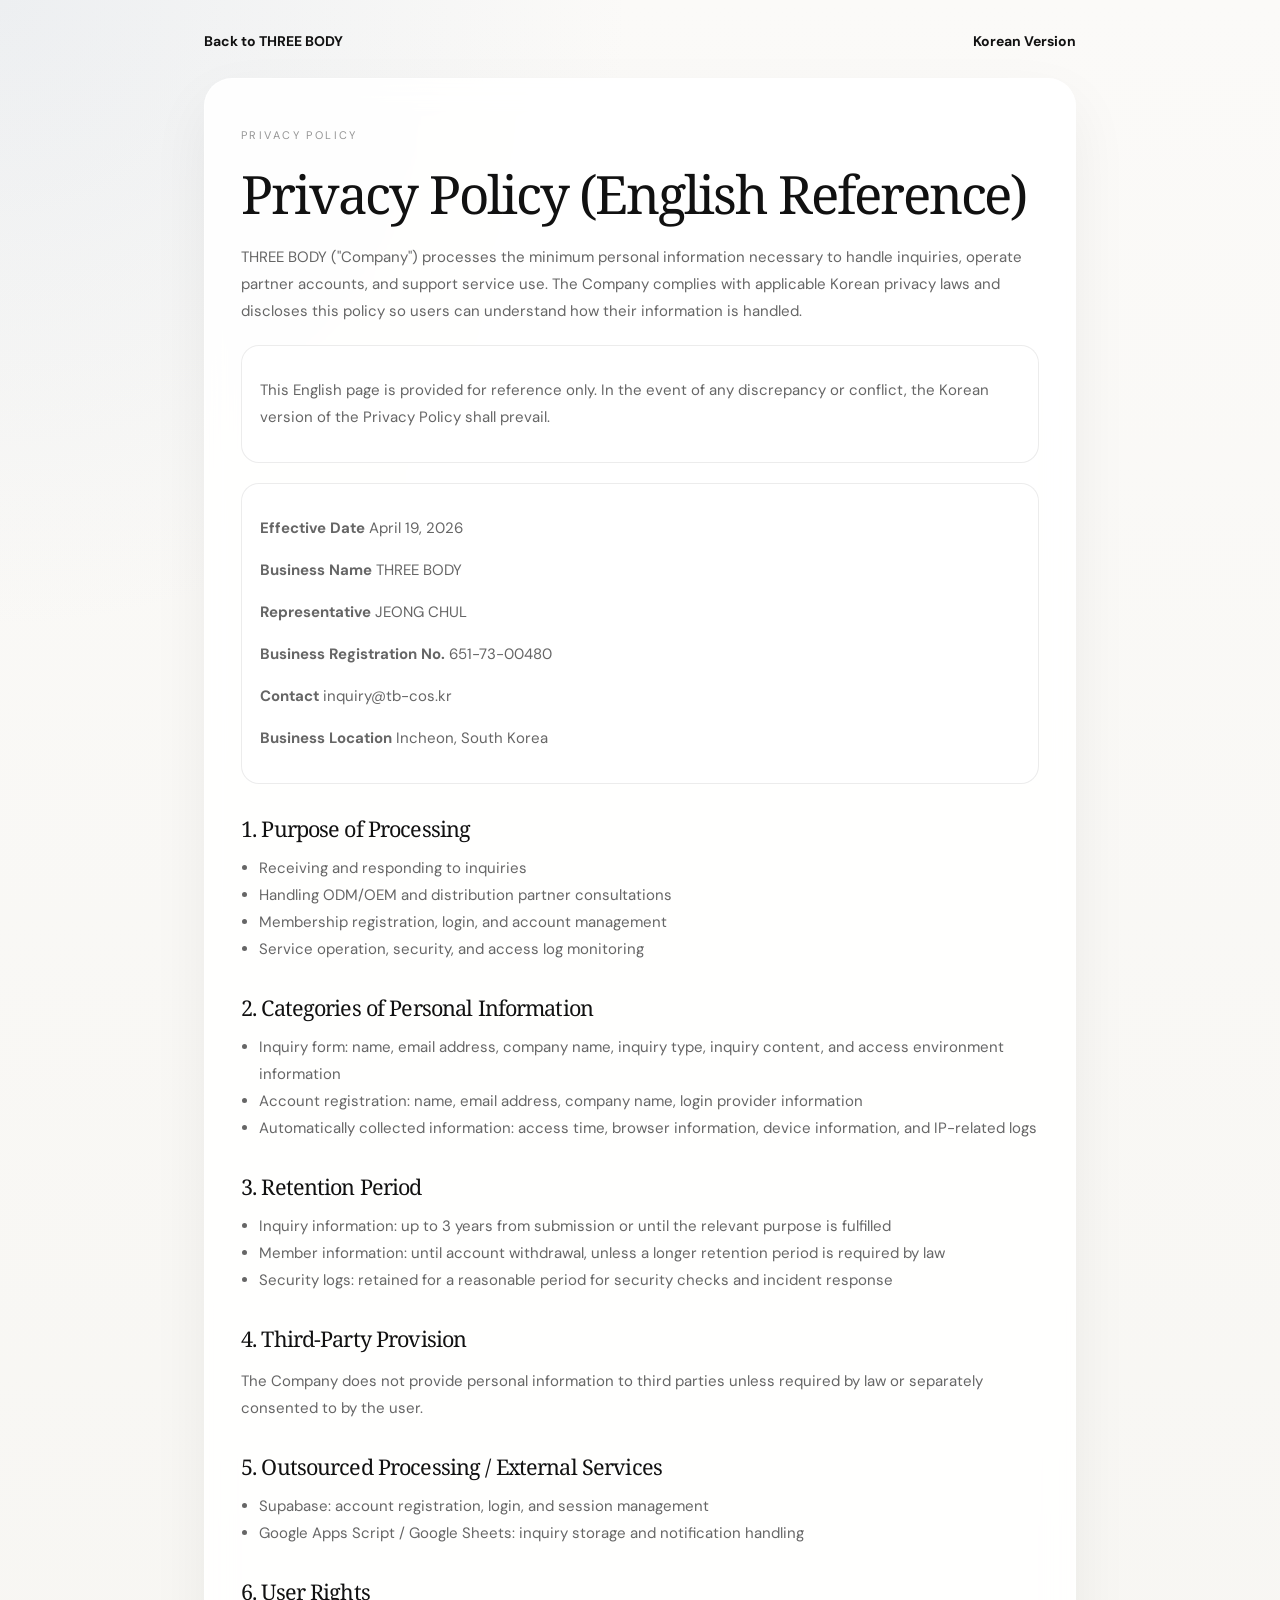
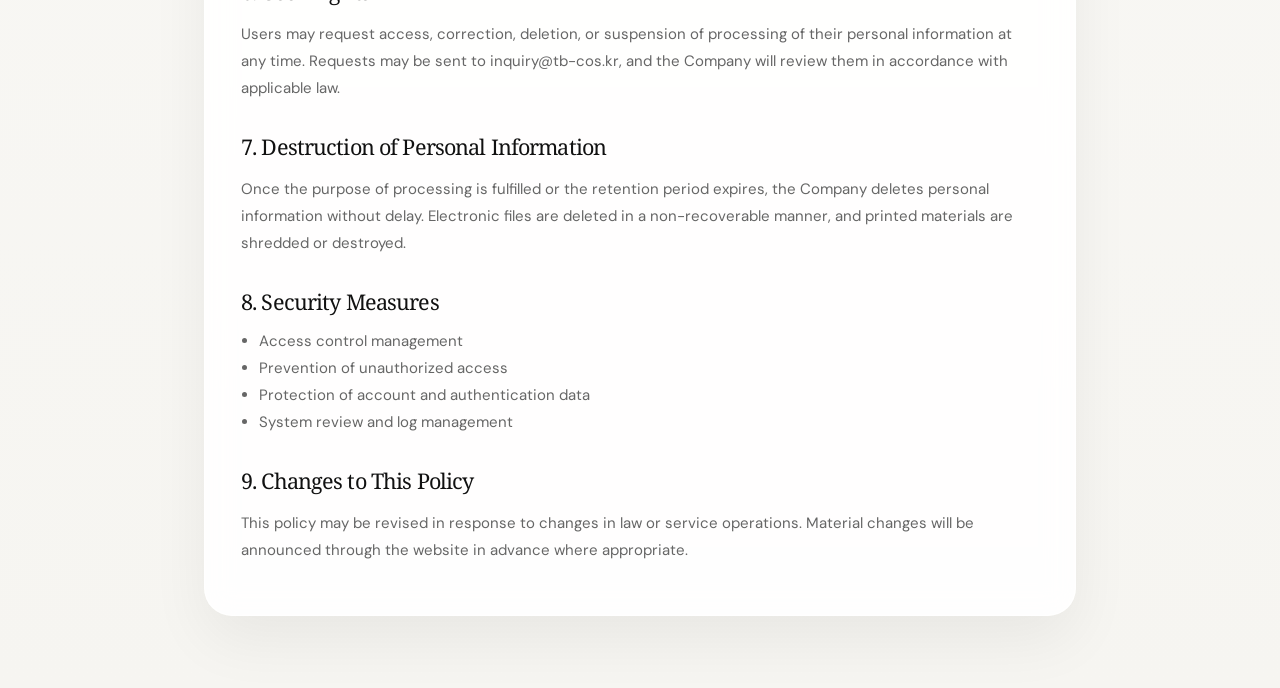
<file: privacy-en.html>
<!doctype html>
<html lang="en">
<head>
  <meta charset="UTF-8">
  <meta name="viewport" content="width=device-width, initial-scale=1.0">
  <title>THREE BODY Privacy Policy (Reference)</title>
  <link rel="preconnect" href="https://fonts.googleapis.com">
  <link rel="preconnect" href="https://fonts.gstatic.com" crossorigin>
  <link href="https://fonts.googleapis.com/css2?family=DM+Sans:wght@400;500;700&family=Noto+Serif:wght@400;600&display=swap" rel="stylesheet">
  <style>
    :root { --bg:#f6f5f1; --surface:rgba(255,255,255,.9); --line:rgba(17,17,17,.08); --text:#111; --muted:#666; }
    * { box-sizing:border-box; }
    body { margin:0; font-family:"DM Sans",sans-serif; color:var(--text); background:radial-gradient(circle at top left, rgba(173,189,210,.18), transparent 24%), linear-gradient(180deg, #fbfaf8 0%, var(--bg) 100%); }
    .shell { max-width:920px; margin:0 auto; padding:32px 24px 72px; }
    .topbar { display:flex; justify-content:space-between; align-items:center; margin-bottom:28px; }
    .topbar a { color:var(--text); text-decoration:none; font-size:14px; font-weight:700; }
    .card { background:var(--surface); border:1px solid rgba(255,255,255,.72); border-radius:28px; backdrop-filter:blur(14px); box-shadow:0 24px 60px rgba(17,17,17,.06); padding:36px; }
    .eyebrow { font-size:11px; letter-spacing:.22em; text-transform:uppercase; color:rgba(17,17,17,.45); margin-bottom:12px; }
    h1,h2 { font-family:"Noto Serif",serif; font-weight:400; letter-spacing:-.04em; margin:0; }
    h1 { font-size:clamp(2.2rem,5vw,3.3rem); margin-bottom:14px; }
    h2 { font-size:1.35rem; margin-top:30px; margin-bottom:12px; }
    p,li { color:var(--muted); line-height:1.8; font-size:15px; }
    ul { margin:0; padding-left:18px; }
    .meta, .notice { margin-top:20px; padding:16px 18px; border-radius:18px; background:rgba(255,255,255,.72); border:1px solid var(--line); }
  </style>
</head>
<body>
  <div class="shell">
    <div class="topbar">
      <a href="index.html">Back to THREE BODY</a>
      <a href="privacy.html">Korean Version</a>
    </div>
    <article class="card">
      <p class="eyebrow">Privacy Policy</p>
      <h1>Privacy Policy (English Reference)</h1>
      <p>THREE BODY ("Company") processes the minimum personal information necessary to handle inquiries, operate partner accounts, and support service use. The Company complies with applicable Korean privacy laws and discloses this policy so users can understand how their information is handled.</p>
      <div class="notice">
        <p>This English page is provided for reference only. In the event of any discrepancy or conflict, the Korean version of the Privacy Policy shall prevail.</p>
      </div>
      <div class="meta">
        <p><strong>Effective Date</strong> April 19, 2026</p>
        <p><strong>Business Name</strong> THREE BODY</p>
        <p><strong>Representative</strong> JEONG CHUL</p>
        <p><strong>Business Registration No.</strong> 651-73-00480</p>
        <p><strong>Contact</strong> inquiry@tb-cos.kr</p>
        <p><strong>Business Location</strong> Incheon, South Korea</p>
      </div>
      <h2>1. Purpose of Processing</h2>
      <ul>
        <li>Receiving and responding to inquiries</li>
        <li>Handling ODM/OEM and distribution partner consultations</li>
        <li>Membership registration, login, and account management</li>
        <li>Service operation, security, and access log monitoring</li>
      </ul>
      <h2>2. Categories of Personal Information</h2>
      <ul>
        <li>Inquiry form: name, email address, company name, inquiry type, inquiry content, and access environment information</li>
        <li>Account registration: name, email address, company name, login provider information</li>
        <li>Automatically collected information: access time, browser information, device information, and IP-related logs</li>
      </ul>
      <h2>3. Retention Period</h2>
      <ul>
        <li>Inquiry information: up to 3 years from submission or until the relevant purpose is fulfilled</li>
        <li>Member information: until account withdrawal, unless a longer retention period is required by law</li>
        <li>Security logs: retained for a reasonable period for security checks and incident response</li>
      </ul>
      <h2>4. Third-Party Provision</h2>
      <p>The Company does not provide personal information to third parties unless required by law or separately consented to by the user.</p>
      <h2>5. Outsourced Processing / External Services</h2>
      <ul>
        <li>Supabase: account registration, login, and session management</li>
        <li>Google Apps Script / Google Sheets: inquiry storage and notification handling</li>
      </ul>
      <h2>6. User Rights</h2>
      <p>Users may request access, correction, deletion, or suspension of processing of their personal information at any time. Requests may be sent to inquiry@tb-cos.kr, and the Company will review them in accordance with applicable law.</p>
      <h2>7. Destruction of Personal Information</h2>
      <p>Once the purpose of processing is fulfilled or the retention period expires, the Company deletes personal information without delay. Electronic files are deleted in a non-recoverable manner, and printed materials are shredded or destroyed.</p>
      <h2>8. Security Measures</h2>
      <ul>
        <li>Access control management</li>
        <li>Prevention of unauthorized access</li>
        <li>Protection of account and authentication data</li>
        <li>System review and log management</li>
      </ul>
      <h2>9. Changes to This Policy</h2>
      <p>This policy may be revised in response to changes in law or service operations. Material changes will be announced through the website in advance where appropriate.</p>
    </article>
  </div>
</body>
</html>
</file>
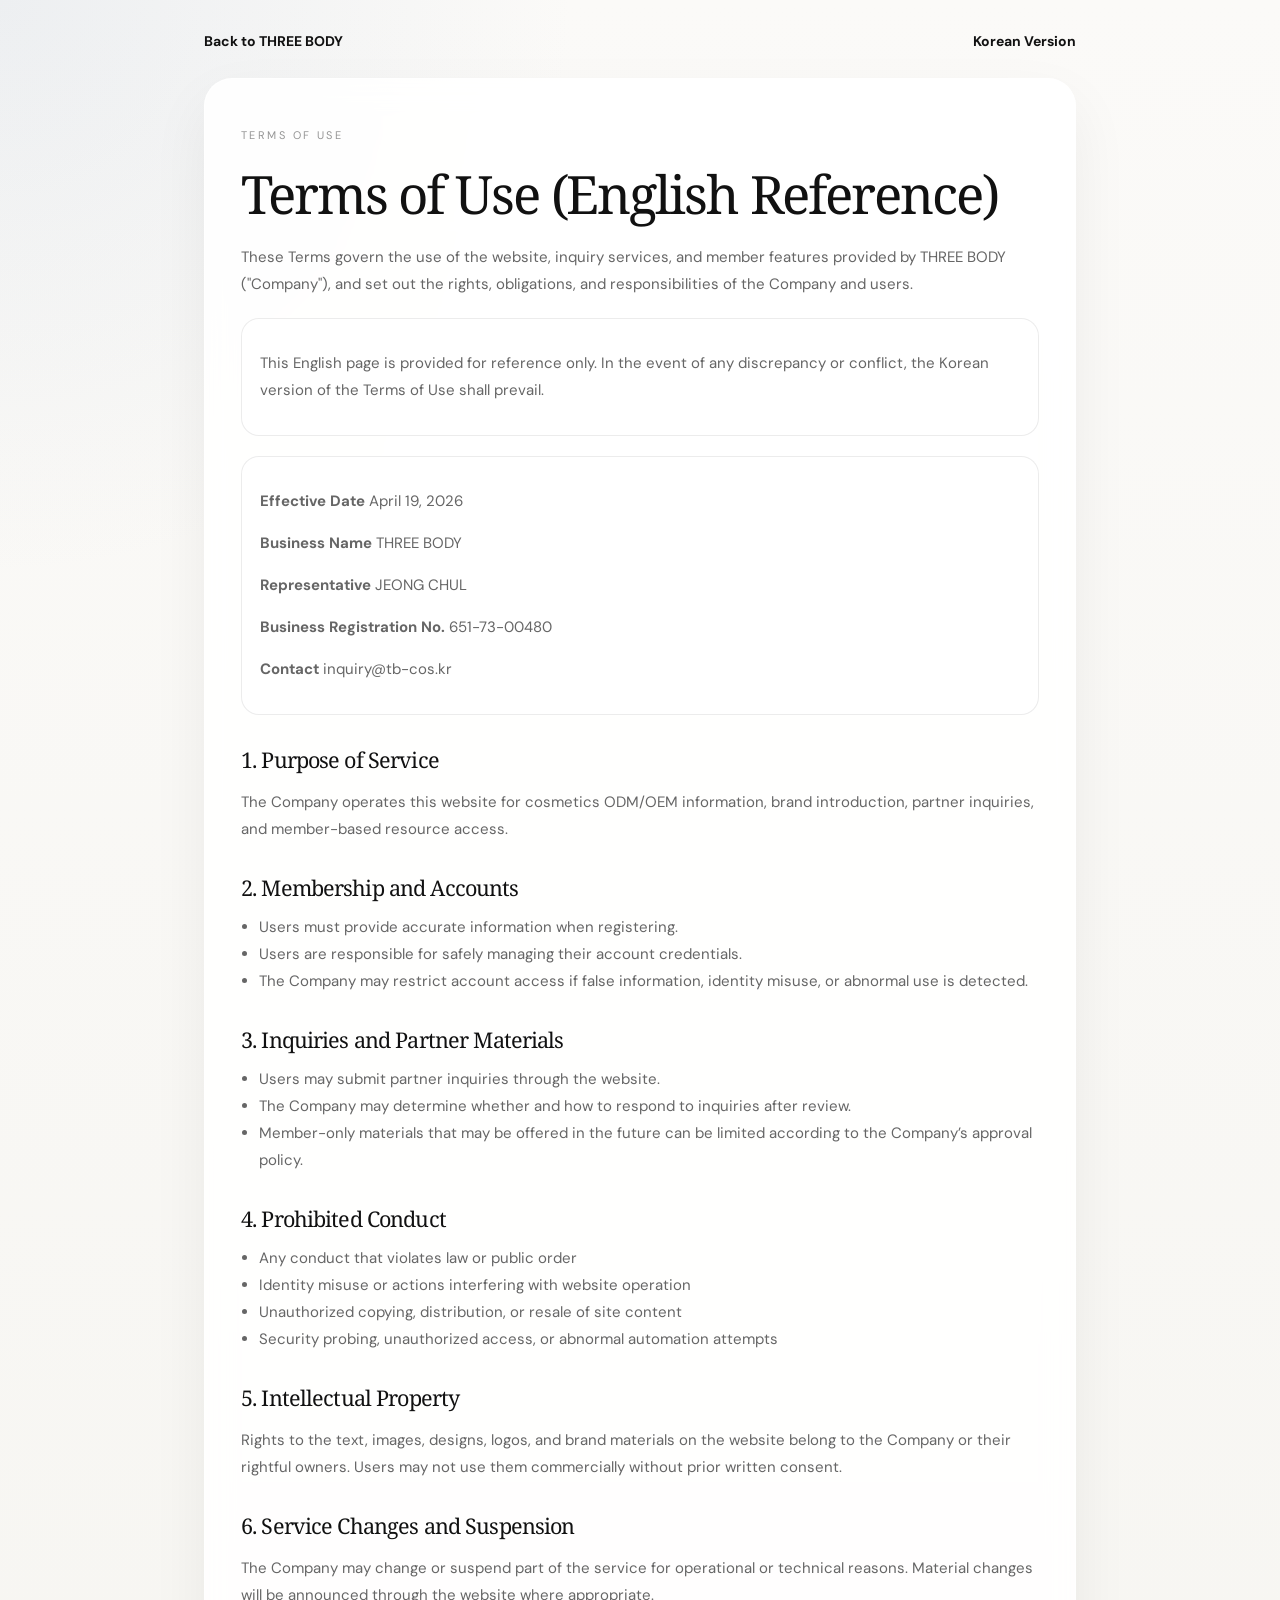
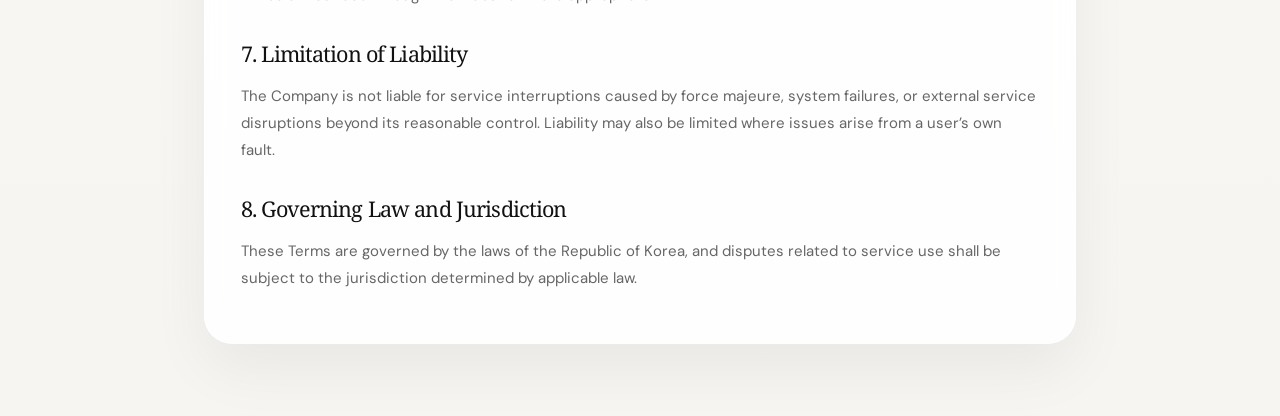
<file: terms-en.html>
<!doctype html>
<html lang="en">
<head>
  <meta charset="UTF-8">
  <meta name="viewport" content="width=device-width, initial-scale=1.0">
  <title>THREE BODY Terms of Use (Reference)</title>
  <link rel="preconnect" href="https://fonts.googleapis.com">
  <link rel="preconnect" href="https://fonts.gstatic.com" crossorigin>
  <link href="https://fonts.googleapis.com/css2?family=DM+Sans:wght@400;500;700&family=Noto+Serif:wght@400;600&display=swap" rel="stylesheet">
  <style>
    :root { --bg:#f6f5f1; --surface:rgba(255,255,255,.9); --line:rgba(17,17,17,.08); --text:#111; --muted:#666; }
    * { box-sizing:border-box; }
    body { margin:0; font-family:"DM Sans",sans-serif; color:var(--text); background:radial-gradient(circle at top left, rgba(173,189,210,.18), transparent 24%), linear-gradient(180deg, #fbfaf8 0%, var(--bg) 100%); }
    .shell { max-width:920px; margin:0 auto; padding:32px 24px 72px; }
    .topbar { display:flex; justify-content:space-between; align-items:center; margin-bottom:28px; }
    .topbar a { color:var(--text); text-decoration:none; font-size:14px; font-weight:700; }
    .card { background:var(--surface); border:1px solid rgba(255,255,255,.72); border-radius:28px; backdrop-filter:blur(14px); box-shadow:0 24px 60px rgba(17,17,17,.06); padding:36px; }
    .eyebrow { font-size:11px; letter-spacing:.22em; text-transform:uppercase; color:rgba(17,17,17,.45); margin-bottom:12px; }
    h1,h2 { font-family:"Noto Serif",serif; font-weight:400; letter-spacing:-.04em; margin:0; }
    h1 { font-size:clamp(2.2rem,5vw,3.3rem); margin-bottom:14px; }
    h2 { font-size:1.35rem; margin-top:30px; margin-bottom:12px; }
    p,li { color:var(--muted); line-height:1.8; font-size:15px; }
    ul { margin:0; padding-left:18px; }
    .meta, .notice { margin-top:20px; padding:16px 18px; border-radius:18px; background:rgba(255,255,255,.72); border:1px solid var(--line); }
  </style>
</head>
<body>
  <div class="shell">
    <div class="topbar">
      <a href="index.html">Back to THREE BODY</a>
      <a href="terms.html">Korean Version</a>
    </div>
    <article class="card">
      <p class="eyebrow">Terms of Use</p>
      <h1>Terms of Use (English Reference)</h1>
      <p>These Terms govern the use of the website, inquiry services, and member features provided by THREE BODY ("Company"), and set out the rights, obligations, and responsibilities of the Company and users.</p>
      <div class="notice">
        <p>This English page is provided for reference only. In the event of any discrepancy or conflict, the Korean version of the Terms of Use shall prevail.</p>
      </div>
      <div class="meta">
        <p><strong>Effective Date</strong> April 19, 2026</p>
        <p><strong>Business Name</strong> THREE BODY</p>
        <p><strong>Representative</strong> JEONG CHUL</p>
        <p><strong>Business Registration No.</strong> 651-73-00480</p>
        <p><strong>Contact</strong> inquiry@tb-cos.kr</p>
      </div>
      <h2>1. Purpose of Service</h2>
      <p>The Company operates this website for cosmetics ODM/OEM information, brand introduction, partner inquiries, and member-based resource access.</p>
      <h2>2. Membership and Accounts</h2>
      <ul>
        <li>Users must provide accurate information when registering.</li>
        <li>Users are responsible for safely managing their account credentials.</li>
        <li>The Company may restrict account access if false information, identity misuse, or abnormal use is detected.</li>
      </ul>
      <h2>3. Inquiries and Partner Materials</h2>
      <ul>
        <li>Users may submit partner inquiries through the website.</li>
        <li>The Company may determine whether and how to respond to inquiries after review.</li>
        <li>Member-only materials that may be offered in the future can be limited according to the Company’s approval policy.</li>
      </ul>
      <h2>4. Prohibited Conduct</h2>
      <ul>
        <li>Any conduct that violates law or public order</li>
        <li>Identity misuse or actions interfering with website operation</li>
        <li>Unauthorized copying, distribution, or resale of site content</li>
        <li>Security probing, unauthorized access, or abnormal automation attempts</li>
      </ul>
      <h2>5. Intellectual Property</h2>
      <p>Rights to the text, images, designs, logos, and brand materials on the website belong to the Company or their rightful owners. Users may not use them commercially without prior written consent.</p>
      <h2>6. Service Changes and Suspension</h2>
      <p>The Company may change or suspend part of the service for operational or technical reasons. Material changes will be announced through the website where appropriate.</p>
      <h2>7. Limitation of Liability</h2>
      <p>The Company is not liable for service interruptions caused by force majeure, system failures, or external service disruptions beyond its reasonable control. Liability may also be limited where issues arise from a user’s own fault.</p>
      <h2>8. Governing Law and Jurisdiction</h2>
      <p>These Terms are governed by the laws of the Republic of Korea, and disputes related to service use shall be subject to the jurisdiction determined by applicable law.</p>
    </article>
  </div>
</body>
</html>
</file>
